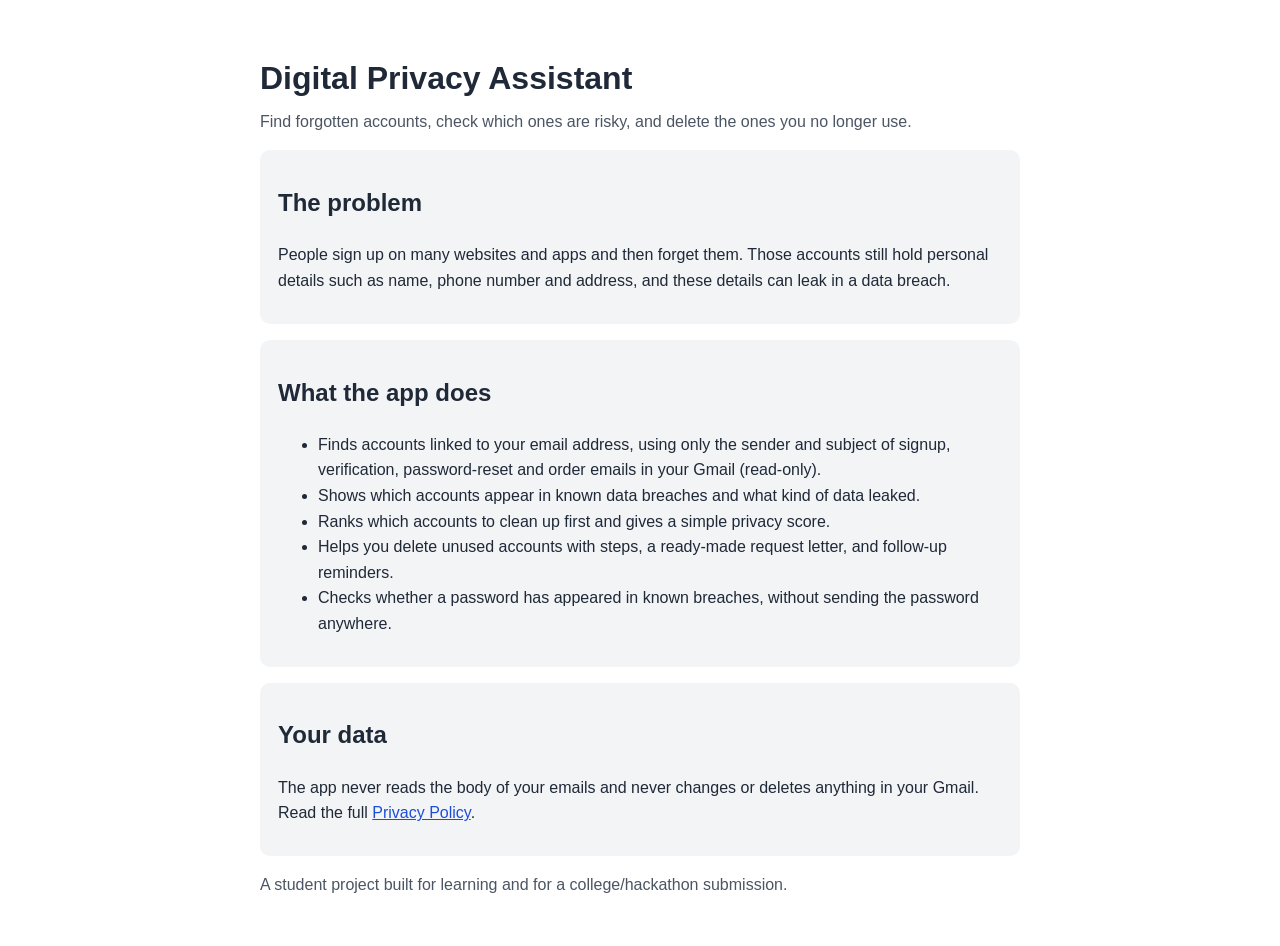
<file: index.html>
<!DOCTYPE html>
<html lang="en">
<head>
<meta charset="utf-8">
<meta name="viewport" content="width=device-width, initial-scale=1">
<title>Digital Privacy Assistant</title>
<style>
  :root { --bg:#ffffff; --fg:#1f2937; --muted:#4b5563; --card:#f3f4f6; --accent:#1d4ed8; }
  @media (prefers-color-scheme: dark) {
    :root { --bg:#111827; --fg:#f3f4f6; --muted:#9ca3af; --card:#1f2937; --accent:#93c5fd; }
  }
  body { font-family: Arial, Helvetica, sans-serif; background:var(--bg); color:var(--fg); margin:0; line-height:1.6; }
  main { max-width:760px; margin:0 auto; padding:32px 20px; }
  h1 { margin-bottom:4px; }
  .sub { color:var(--muted); margin-top:0; }
  .card { background:var(--card); border-radius:10px; padding:14px 18px; margin:16px 0; }
  a { color:var(--accent); }
</style>
</head>
<body>
<main>
  <h1>Digital Privacy Assistant</h1>
  <p class="sub">Find forgotten accounts, check which ones are risky, and delete the ones you no longer use.</p>

  <div class="card">
    <h2>The problem</h2>
    <p>People sign up on many websites and apps and then forget them. Those accounts still hold personal details
    such as name, phone number and address, and these details can leak in a data breach.</p>
  </div>

  <div class="card">
    <h2>What the app does</h2>
    <ul>
      <li>Finds accounts linked to your email address, using only the sender and subject of signup, verification, password-reset and order emails in your Gmail (read-only).</li>
      <li>Shows which accounts appear in known data breaches and what kind of data leaked.</li>
      <li>Ranks which accounts to clean up first and gives a simple privacy score.</li>
      <li>Helps you delete unused accounts with steps, a ready-made request letter, and follow-up reminders.</li>
      <li>Checks whether a password has appeared in known breaches, without sending the password anywhere.</li>
    </ul>
  </div>

  <div class="card">
    <h2>Your data</h2>
    <p>The app never reads the body of your emails and never changes or deletes anything in your Gmail.
    Read the full <a href="privacy.html">Privacy Policy</a>.</p>
  </div>

  <p class="sub">A student project built for learning and for a college/hackathon submission.</p>
</main>
</body>
</html>
</file>
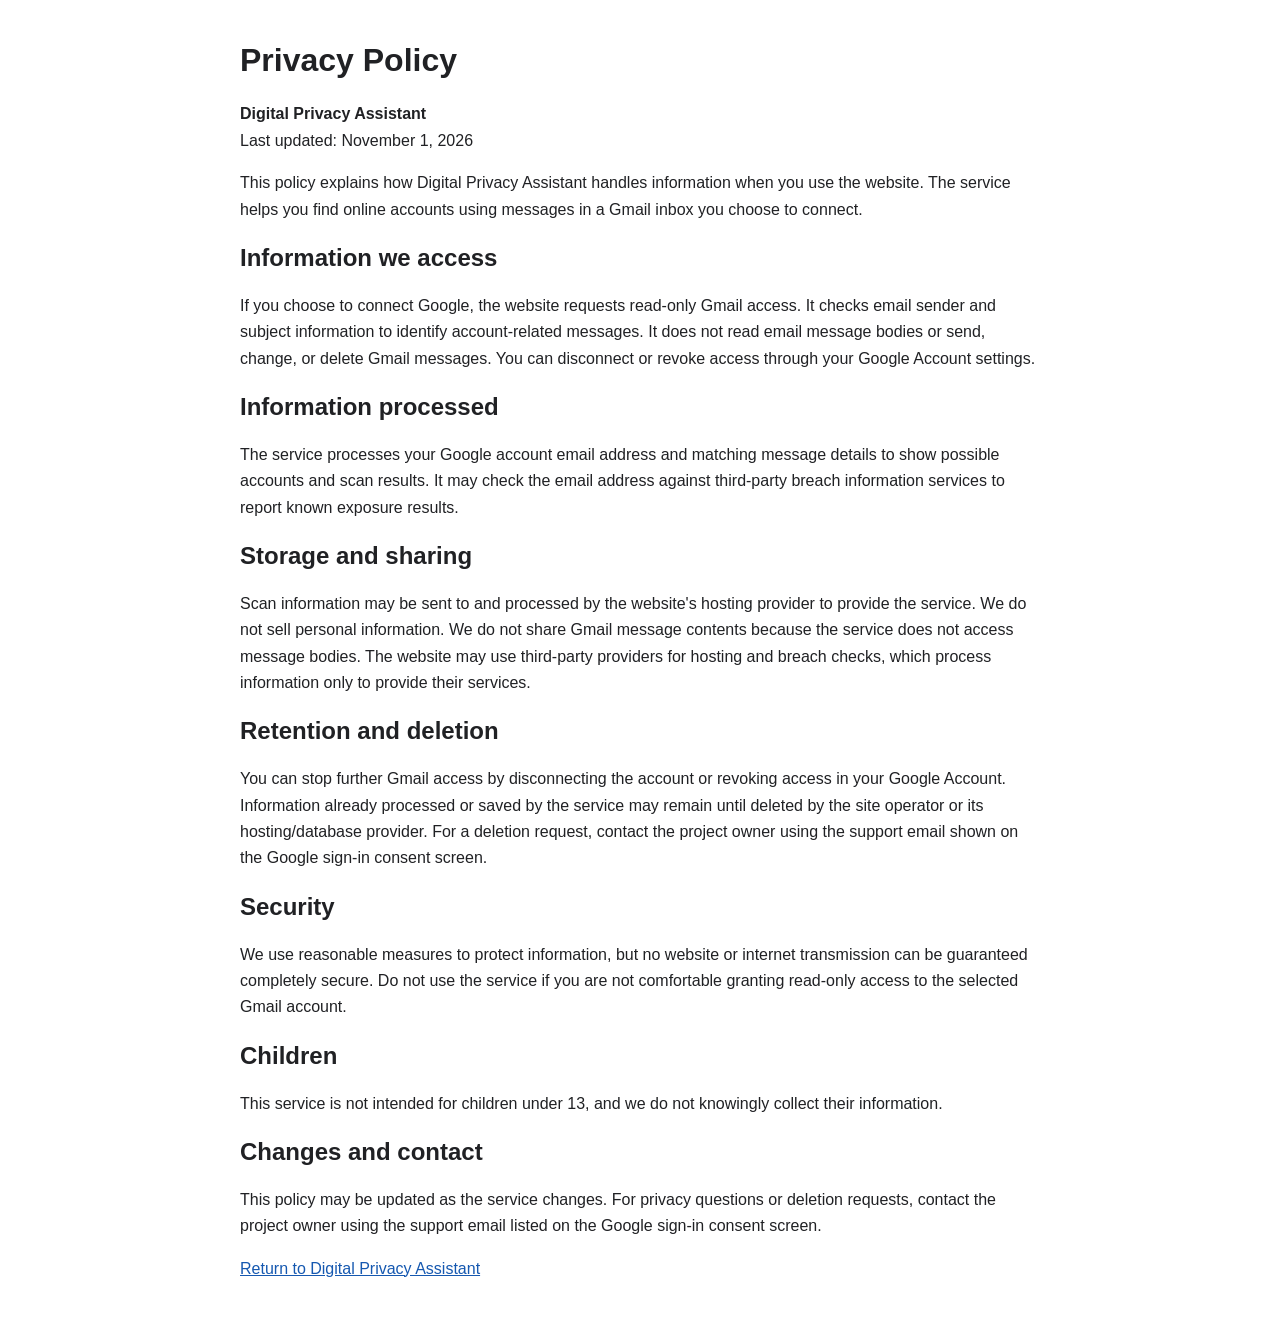
<file: privacy.html>
<!doctype html>
<html lang="en">
<head>
  <meta charset="utf-8">
  <meta name="viewport" content="width=device-width, initial-scale=1">
  <title>Privacy Policy — Digital Privacy Assistant</title>
  <style>
    body{font:16px/1.65 Arial,sans-serif;max-width:800px;margin:40px auto;padding:0 20px;color:#202124}
    h1,h2{line-height:1.25} a{color:#1558b0}
  </style>
</head>
<body>
  <h1>Privacy Policy</h1>
  <p><strong>Digital Privacy Assistant</strong><br>Last updated: November 1, 2026</p>

  <p>This policy explains how Digital Privacy Assistant handles information when you use the website. The service helps you find online accounts using messages in a Gmail inbox you choose to connect.</p>

  <h2>Information we access</h2>
  <p>If you choose to connect Google, the website requests read-only Gmail access. It checks email sender and subject information to identify account-related messages. It does not read email message bodies or send, change, or delete Gmail messages. You can disconnect or revoke access through your Google Account settings.</p>

  <h2>Information processed</h2>
  <p>The service processes your Google account email address and matching message details to show possible accounts and scan results. It may check the email address against third-party breach information services to report known exposure results.</p>

  <h2>Storage and sharing</h2>
  <p>Scan information may be sent to and processed by the website's hosting provider to provide the service. We do not sell personal information. We do not share Gmail message contents because the service does not access message bodies. The website may use third-party providers for hosting and breach checks, which process information only to provide their services.</p>

  <h2>Retention and deletion</h2>
  <p>You can stop further Gmail access by disconnecting the account or revoking access in your Google Account. Information already processed or saved by the service may remain until deleted by the site operator or its hosting/database provider. For a deletion request, contact the project owner using the support email shown on the Google sign-in consent screen.</p>

  <h2>Security</h2>
  <p>We use reasonable measures to protect information, but no website or internet transmission can be guaranteed completely secure. Do not use the service if you are not comfortable granting read-only access to the selected Gmail account.</p>

  <h2>Children</h2>
  <p>This service is not intended for children under 13, and we do not knowingly collect their information.</p>

  <h2>Changes and contact</h2>
  <p>This policy may be updated as the service changes. For privacy questions or deletion requests, contact the project owner using the support email listed on the Google sign-in consent screen.</p>

  <p><a href="/">Return to Digital Privacy Assistant</a></p>
</body>
</html>
</file>
